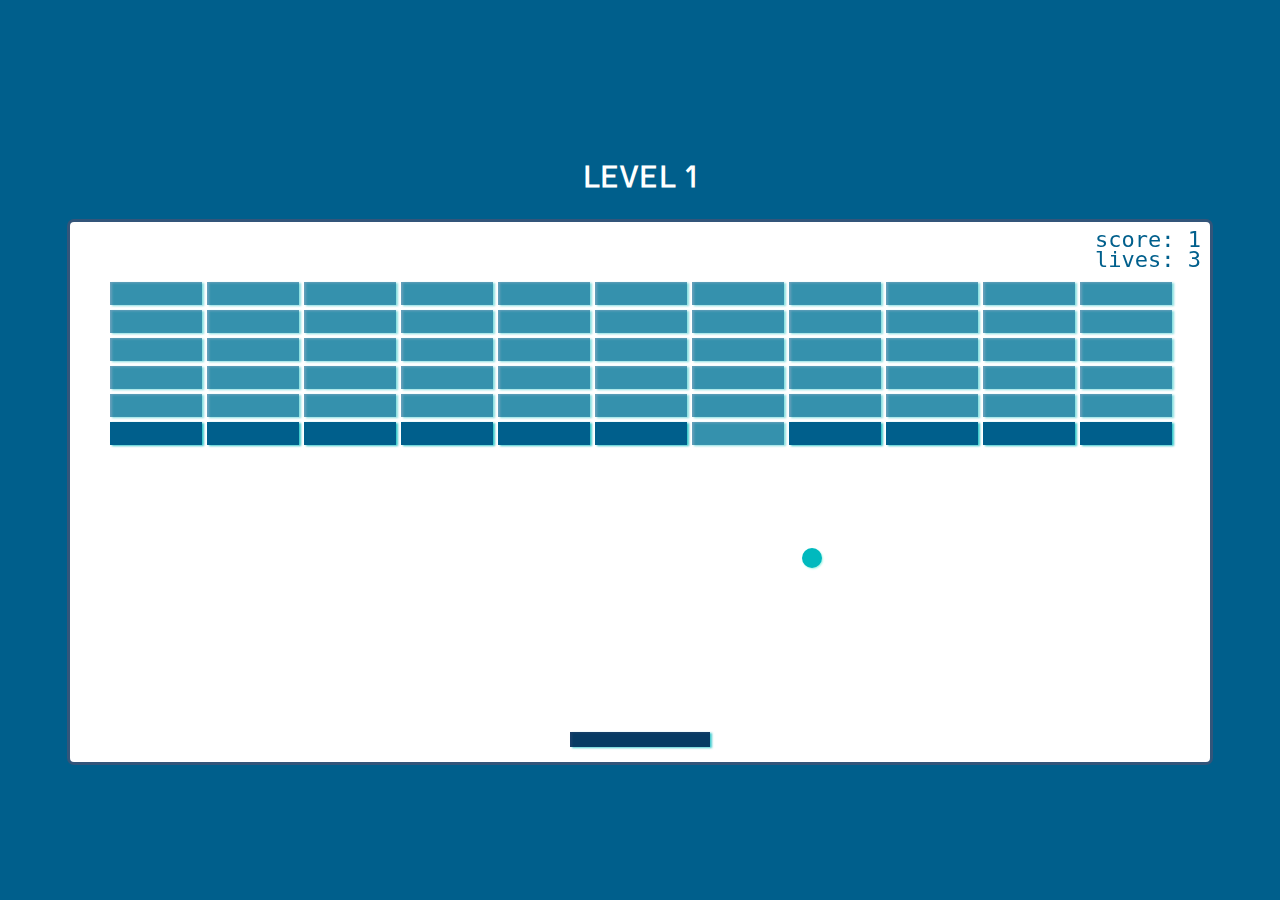
<file: index.html>
<!DOCTYPE html>
<html lang="en">
<head>
	<meta charset="UTF-8">
	<meta name="viewport" content="width=device-width, initial-scale=1.0">
	<link rel="stylesheet" href="style.css">
	<title>GAME</title>
</head>
<body>
	<h2 id="gameTitle">LEVEL 1</h2>
	<canvas id="canvas" height="540" width="1140"></canvas>
	<script src="app.js"></script>
</body>
</html>
</file>
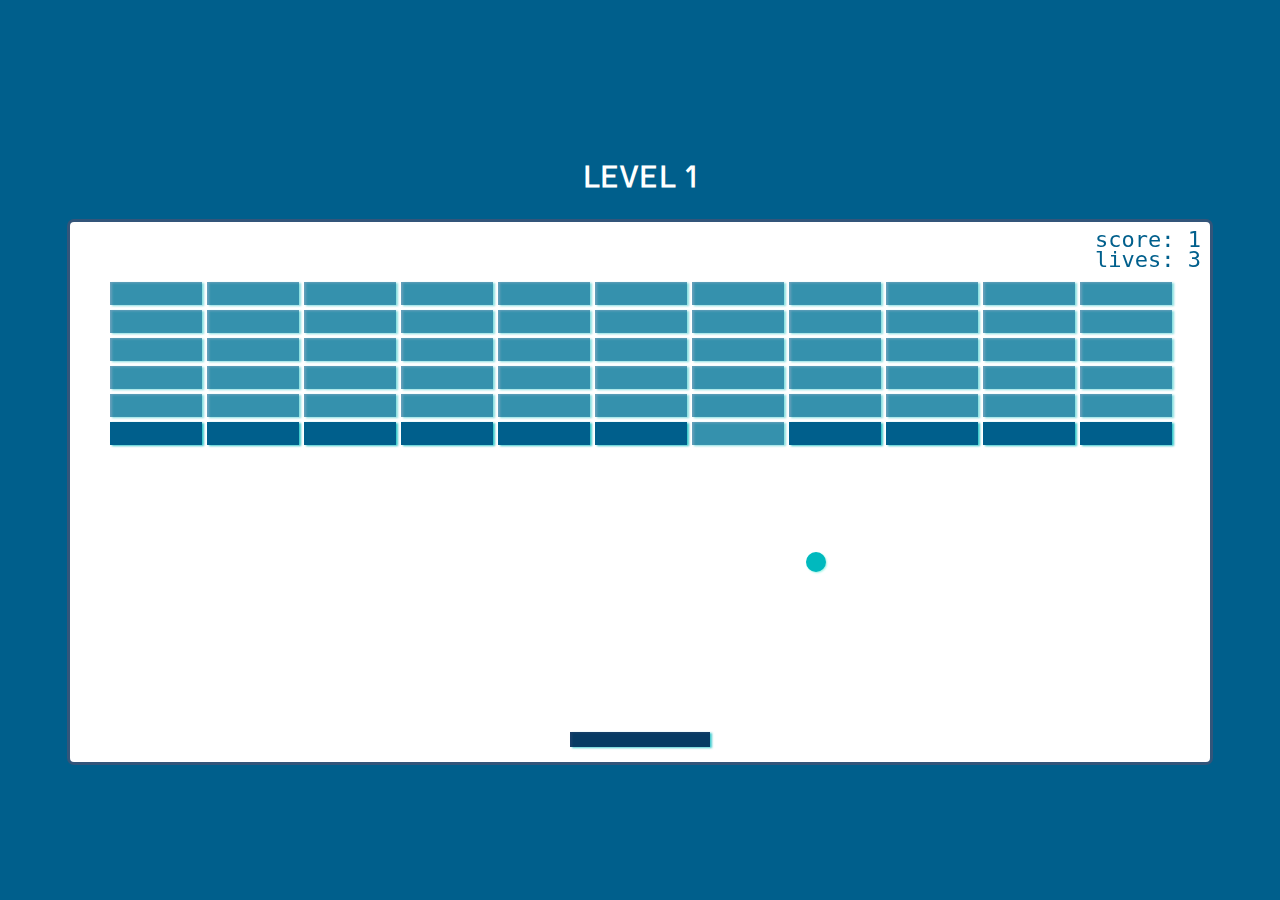
<file: game.html>
<!DOCTYPE html>
<html lang="en">
<head>
	<meta charset="UTF-8">
	<meta name="viewport" content="width=device-width, initial-scale=1.0">
	<link rel="stylesheet" href="styleInc/style.css">
	<title>GAME</title>
</head>
<body>
	<h2 id="gameTitle">LEVEL <span id="levelNumber">1</span></h2>

	<div id="replayContainer">
		<h3>You reached level <span id="levelReached"></span>. your score is <span id="scoreReached"></span></h3>
		<button id="restartButton" class="buttons" onclick="saveScore(this)">Restart The Game</button><br>
		<button id="homeButton" class="buttons" onclick="saveScore(this)">Main Menu</button>
	</div>

	<canvas id="canvas" height="540" width="1140"></canvas>
	<script src="scripts/app.js"></script>
</body>
</html>
</file>
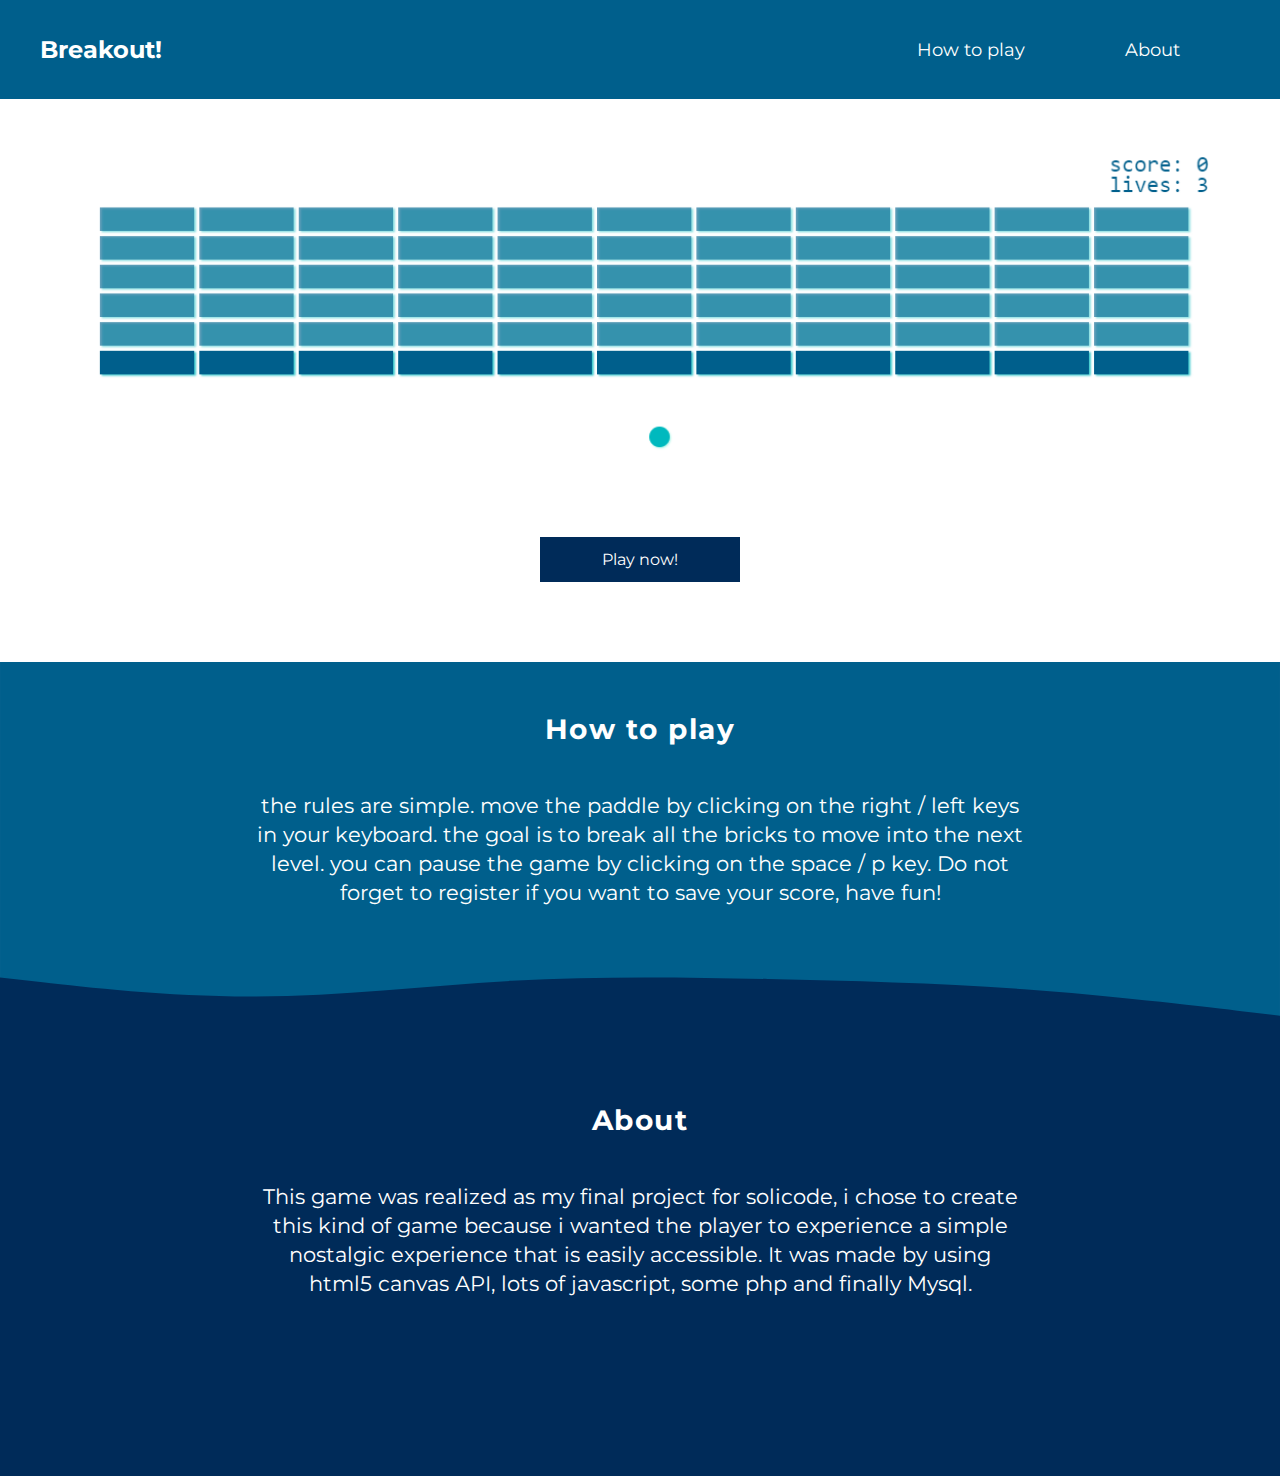
<file: landPage.html>
<!DOCTYPE html>
<html lang="en">
<head>
	<meta charset="UTF-8">
	<meta name="viewport" content="width=device-width, initial-scale=1.0">
	<link rel="stylesheet" href="styleInc/landStyle.css">
	<title>Landing page</title>
</head>
<body>
	<nav id="navbar">
		<div id="logo">
			<h2>Breakout!</h2>
		</div>
		<div>
			<ul>
				<li><a href="#howTitle">How to play</a></li>
				<li><a href="#aboutTitle">About</a></li>
			</ul>
		</div>
	</nav>
	<header id="header">
		<div>
			<img src="styleInc/game.png">
		</div>
		<div class="button">
			<button id="button"><a href="index.php">Play now!</a></button>
		</div>
	</header>
	<section>
		<div class="spacer layer">
			<h3 class="title" id="howTitle">How to play</h3>
			<p class="howPara" >the rules are simple. move the paddle by clicking on the right / left keys in your keyboard. the goal is to break all the bricks to move into the next level.
			you can pause the game by clicking on the space / p key.
			Do not forget to register if you want to save your score, have fun!</p>
		</div>
		<div id="about">
			<h3 class="title" id="aboutTitle">About</h2>
			<p class="howPara">This game was realized as my final project for solicode, i chose to create this kind of game because i wanted the player to experience a simple nostalgic experience that is easily accessible. It was made by using html5 canvas API, lots of javascript, some php and finally Mysql. </p>
		</div>
	</section>
</body>
</html>
</file>
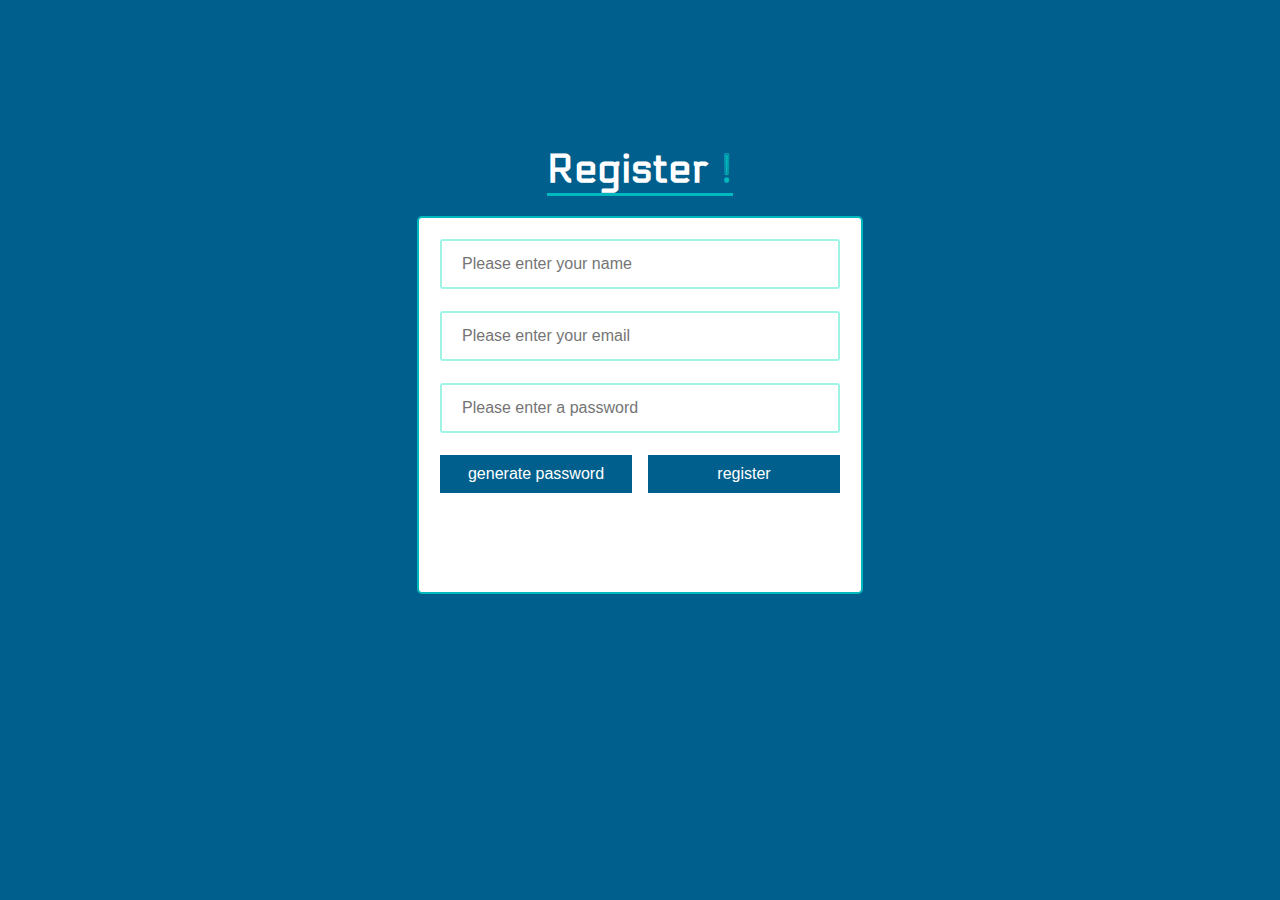
<file: register.html>
<!DOCTYPE html>
<html lang="en">
<head>
	<meta charset="UTF-8">
	<meta name="viewport" content="width=device-width, initial-scale=1.0">
	<title>Register!</title>
	<link rel="stylesheet" href="styleInc/regStyle.css">
</head>
<body>
	<h2>Register<span id="mark"> !<span></h2>

	<div id="container">
		<form action="dbInc/dbRegister.php" method="POST">
			<div>
				<label for="name"></label>
				<input type="text" class="input" name="name" id="name" placeholder="Please enter your name">
				<p id="nameV"></p>
			</div>
			<div>
				<label for="email"></label>
				<input type="text" class="input" name="email" id="email" placeholder="Please enter your email">
				<p id="emailV"></p>
			</div>
			<div>
				<label for="password"></label>
				<input type="text" class="input" name="password" id="password" placeholder="Please enter a password">
				<p id="passwordV"></p>
			</div>
			<div>
				<button type="button" id="generate" class="button">generate password</button>
				<input type="submit" class="button" name="submit" value="register" id="register">
			</div>
		</form>
	</div>
	<script type="text/javascript" src="scripts/script.js" ></script>
</body>
</html>
</file>
<file: style.css>
@import url('https://fonts.googleapis.com/css2?family=Electrolize&display=swap');

* {
  box-sizing: border-box;
}

body {
  background-color: #005f8c;
  display: flex;
  flex-direction: column;
  align-items: center;
  justify-content: center;
  font-family: 'Electrolize', monospace;
  min-height: 100vh;
  margin: 0;
}

h2 {
	font-size: 30px;
	color: white;
	letter-spacing: 1px;
}


canvas {
  background: white;
  display: block;
  border: 3px solid rgba(0,43,89,0.8);
  border-radius: 7px;
}
</file>
<file: styleInc/style.css>
@import url('https://fonts.googleapis.com/css2?family=Electrolize&display=swap');

* {
  box-sizing: border-box;
}

body {
  background-color: #005f8c;
  display: flex;
  flex-direction: column;
  align-items: center;
  justify-content: center;
  font-family: 'Electrolize', monospace;
  min-height: 100vh;
  margin: 0;
}

h2 {
	font-size: 30px;
	color: white;
	letter-spacing: 1px;
}


canvas {
  background: white;
  display: block;
  border: 3px solid rgba(0,43,89,0.8);
  border-radius: 7px;
}

#replayContainer {
  min-height: 50vh;

}

h3 {
  font-size: 24px;
  color: white;
  letter-spacing: 1px;
  text-align: center;
  margin: 10px 0px 20px;
}

.buttons {
  text-align: center;
  font-size: 18px;
  background-color: #005f8c;
  border: 3px solid white;
  color: white;
  margin: 10px;
  width: 440px;
  height: 70px;
  transition: ease-out 0.9s;
}

#restartButton:hover {
  box-shadow: inset 500px 0 0 0 #00b9be;
}

#homeButton:hover {
  box-shadow: inset 500px 0 0 0 rgba(0,0,0,0.85);
}
</file>
<file: styleInc/landStyle.css>
@import url('https://fonts.googleapis.com/css2?family=Montserrat:ital,wght@0,100;0,200;0,300;0,400;0,500;1,100;1,200;1,300;1,400&family=Varela+Round&display=swap');

* {
    box-sizing: border-box;
    margin: 0;
    padding: 0;
    font-family: 'Montserrat', monospace;
    text-decoration: none;
    color: white;
}


#navbar {
    height: 11vh;
    display: flex;
    align-items: center;
    justify-content: space-between;
    background-color: #005F8C;
    color: white;
}

#logo {
    margin: 10px 40px;
}

ul {
    display: flex;
    list-style: none;
}

ul > li {
    margin-right: 100px;
    font-size: 18px;
}

img {
    display: block;
    margin: 50px auto;
    width: 90%;
}

#button {
    display: block;
    margin: 0 auto;
    width: 200px;
    height: 45px;
    color: white;
    background-color: #002B59;
    font-size: 16px;
    transition: ease-out 0.8s;
    border: none;
}

#button:hover {
    width: 260px;
    box-shadow: inset 410px 0 0 0 #00b9be;
    color: white;
}

.spacer {
    margin-top: 80px;
    aspect-ratio: 1440/440;
    width: 100%;
    background-repeat: no-repeat;
    background-position: center;
    background-size: cover;
}

.layer {
    background-image: url(waveSvg.svg);
}

.title {
    text-align: center;
    font-size: 28px;
    letter-spacing: 1.5px;
    padding-top: 50px;
    }

.howPara {
    text-align: center;
    font-size: 21px;
    line-height: 29px;
    width: 60%;
    margin: 45px auto;
}

#about {
    height: 47vh;
    background-color: #002B59;
}

a:hover {
    text-decoration: underline;
}

@media only screen and (max-width: 500px) {
    ul > li {
        display:    none;
    }
    .title {
        font-size:  20px;
        padding:    35px;
    }
    #about {
        height:     85vh;
    }
    p {
        font-size:  14px !important;
    }
    .howPara {
        margin:     0px auto;
    }
    #button {
    width: 130px;
    height: 30px;
    font-size: 14px;
    }
}
</file>
<file: styleInc/regStyle.css>
@import url('https://fonts.googleapis.com/css2?family=Electrolize&display=swap');

* {
	box-sizing: border-box;
	margin: 0;
	padding: 0;
}

body {
	background-color: #005f8c;	
	display: flex;
	flex-direction: column;
	align-items: center;
	justify-content: center;
	font-family: 'Electrolize', monospace;
	min-height: 80vh;
	margin: 0;
}

h2 {
	color: white;
	margin: 20px;
	font-size: 40px;
	letter-spacing: 1px;
	border-bottom: 3px solid #00b9be;	
}

#mark {
	color: #00b9be;
}

#container {
	min-height: 42vh;
	padding: 15px;
	background-color: white;
	border: 2px solid #00b9be;
	border-radius: 5px;
}

input:focus{
    outline: none;
}

.input {
	font-size: 16px;
  	margin: 6px;
  	width: 400px;
	height: 50px;
	padding: 20px;
	border-radius: 3px;
	border : solid 2px #9ff4e5 ; 
}

.button {
	text-align: center;
	font-size: 16px;
	background-color: #005f8c;
	border: none;
	color: white;
	margin: 6px;
 	width: 192px;
  height: 38px;
  padding: 10px;
  transition: ease-out 0.9s;
}

#login {
	text-align: center;
	font-size: 18px;
	background-color: #005f8c;
	border: none;
	color: white;
	margin: 6px;
 	width: 400px;
  height: 42px;
  padding: 12px;
  transition: ease-out 0.9s;
}

.button:hover, #login:hover{
  	box-shadow: inset 410px 0 0 0 #00b9be;
  	color: white;
}

p {
	color: red;
	font-size: 14px;
	margin: 10px;
	text-align: center;
}

#create {
	color: black;
	font-size: 16px;
	margin: 12px 6px;
}

a {
  color: #00b9be;
}
</file>
